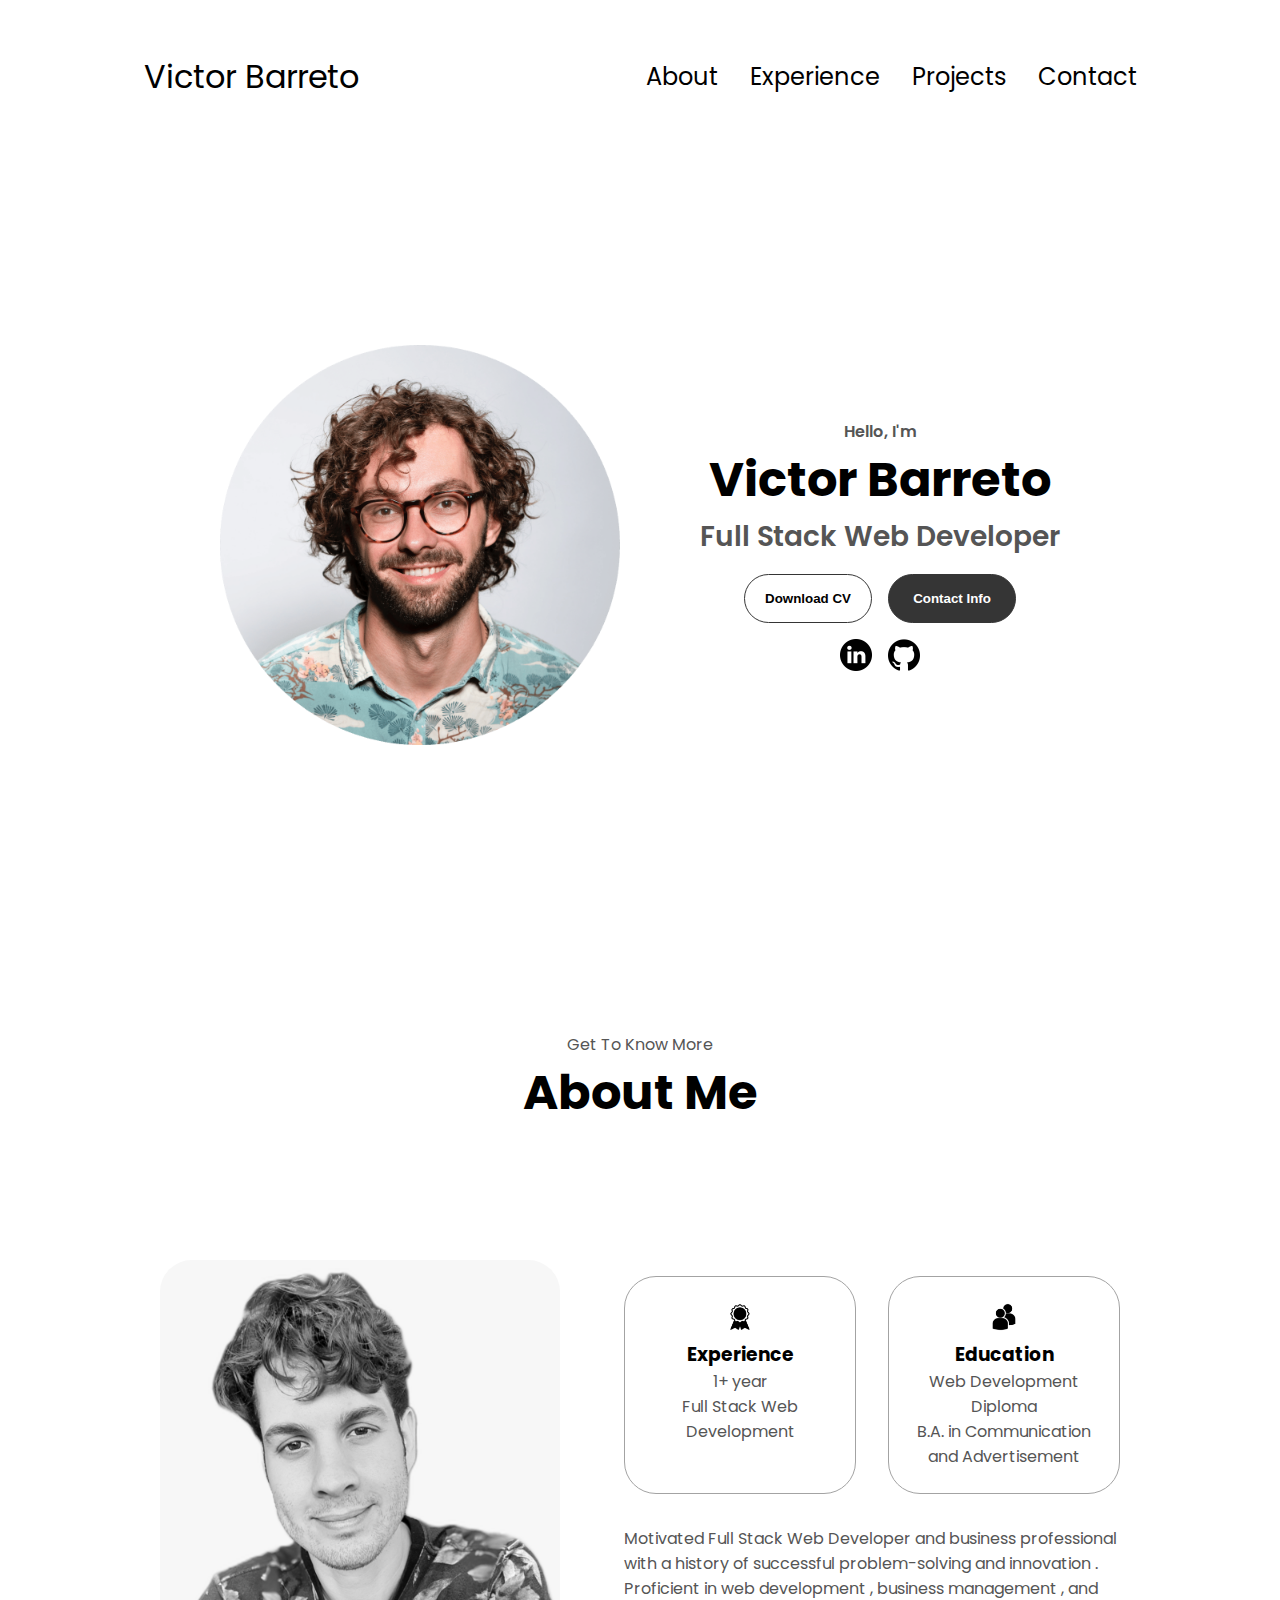
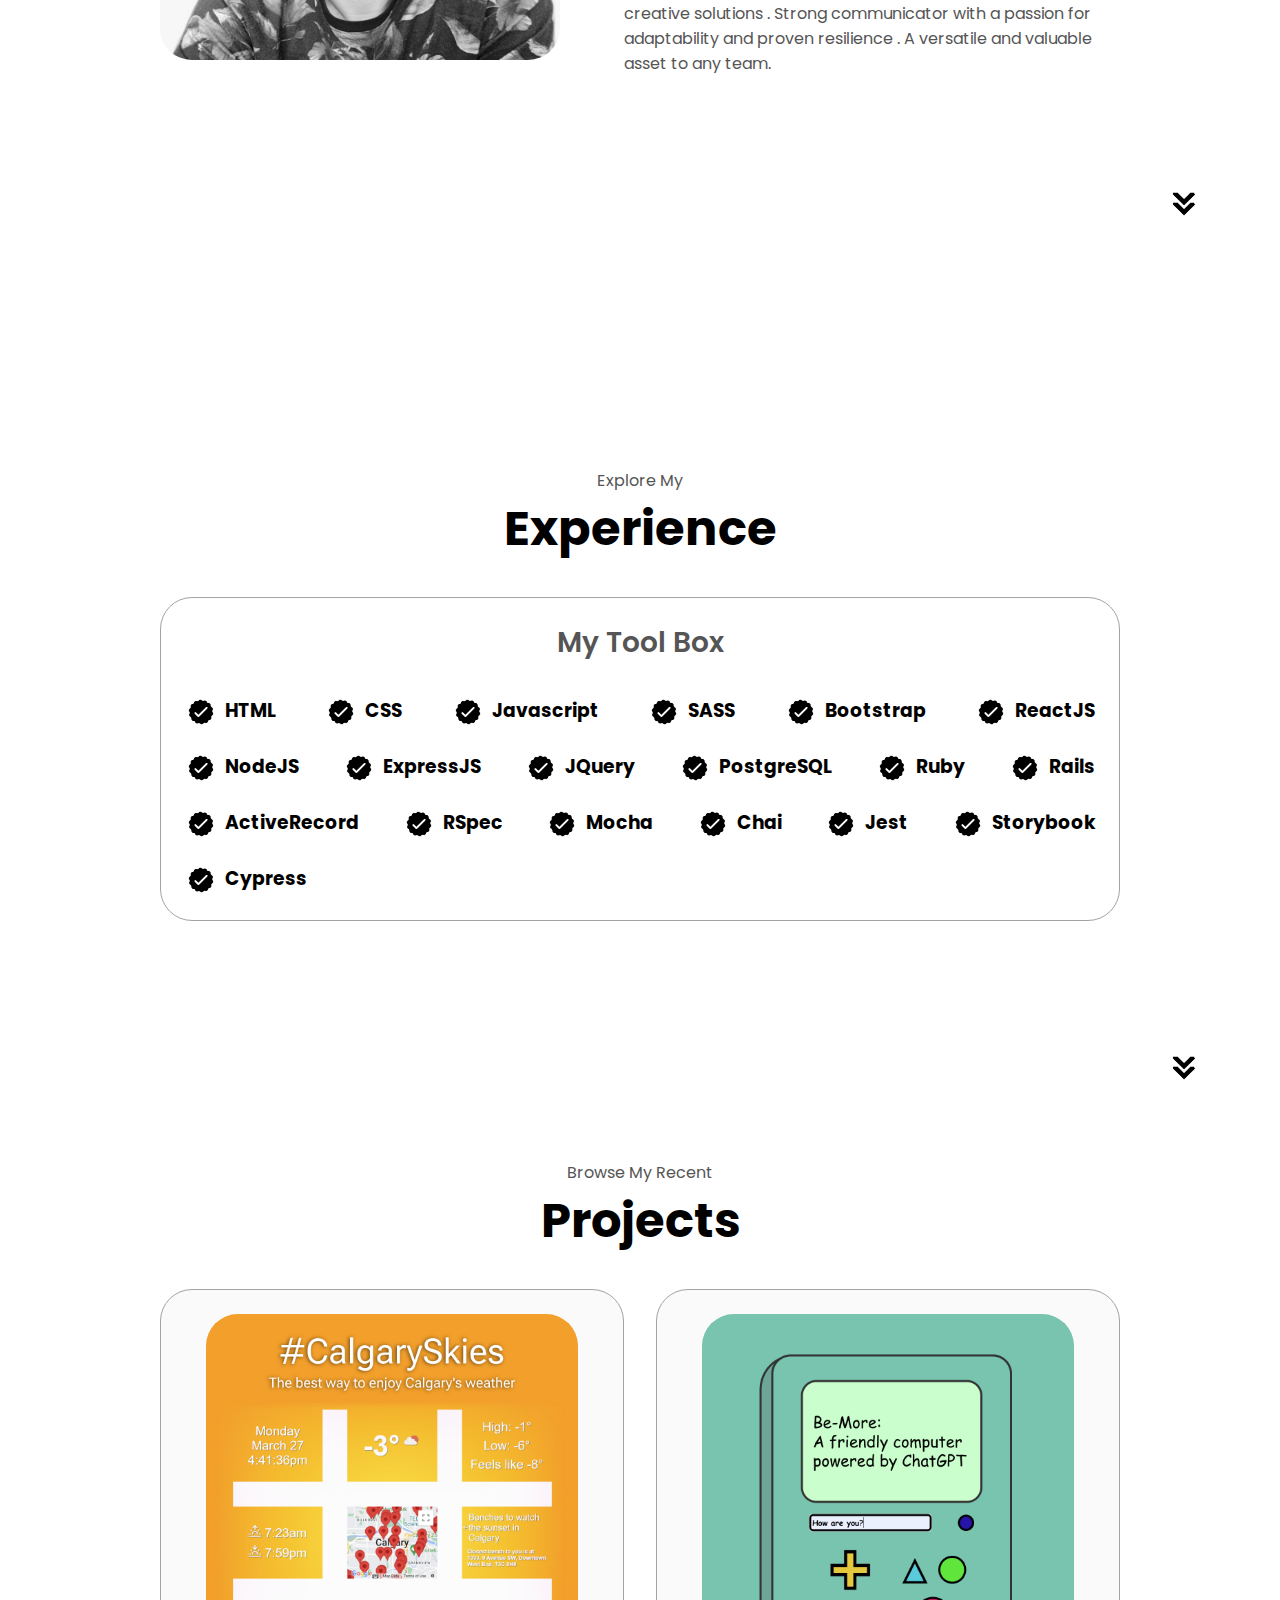
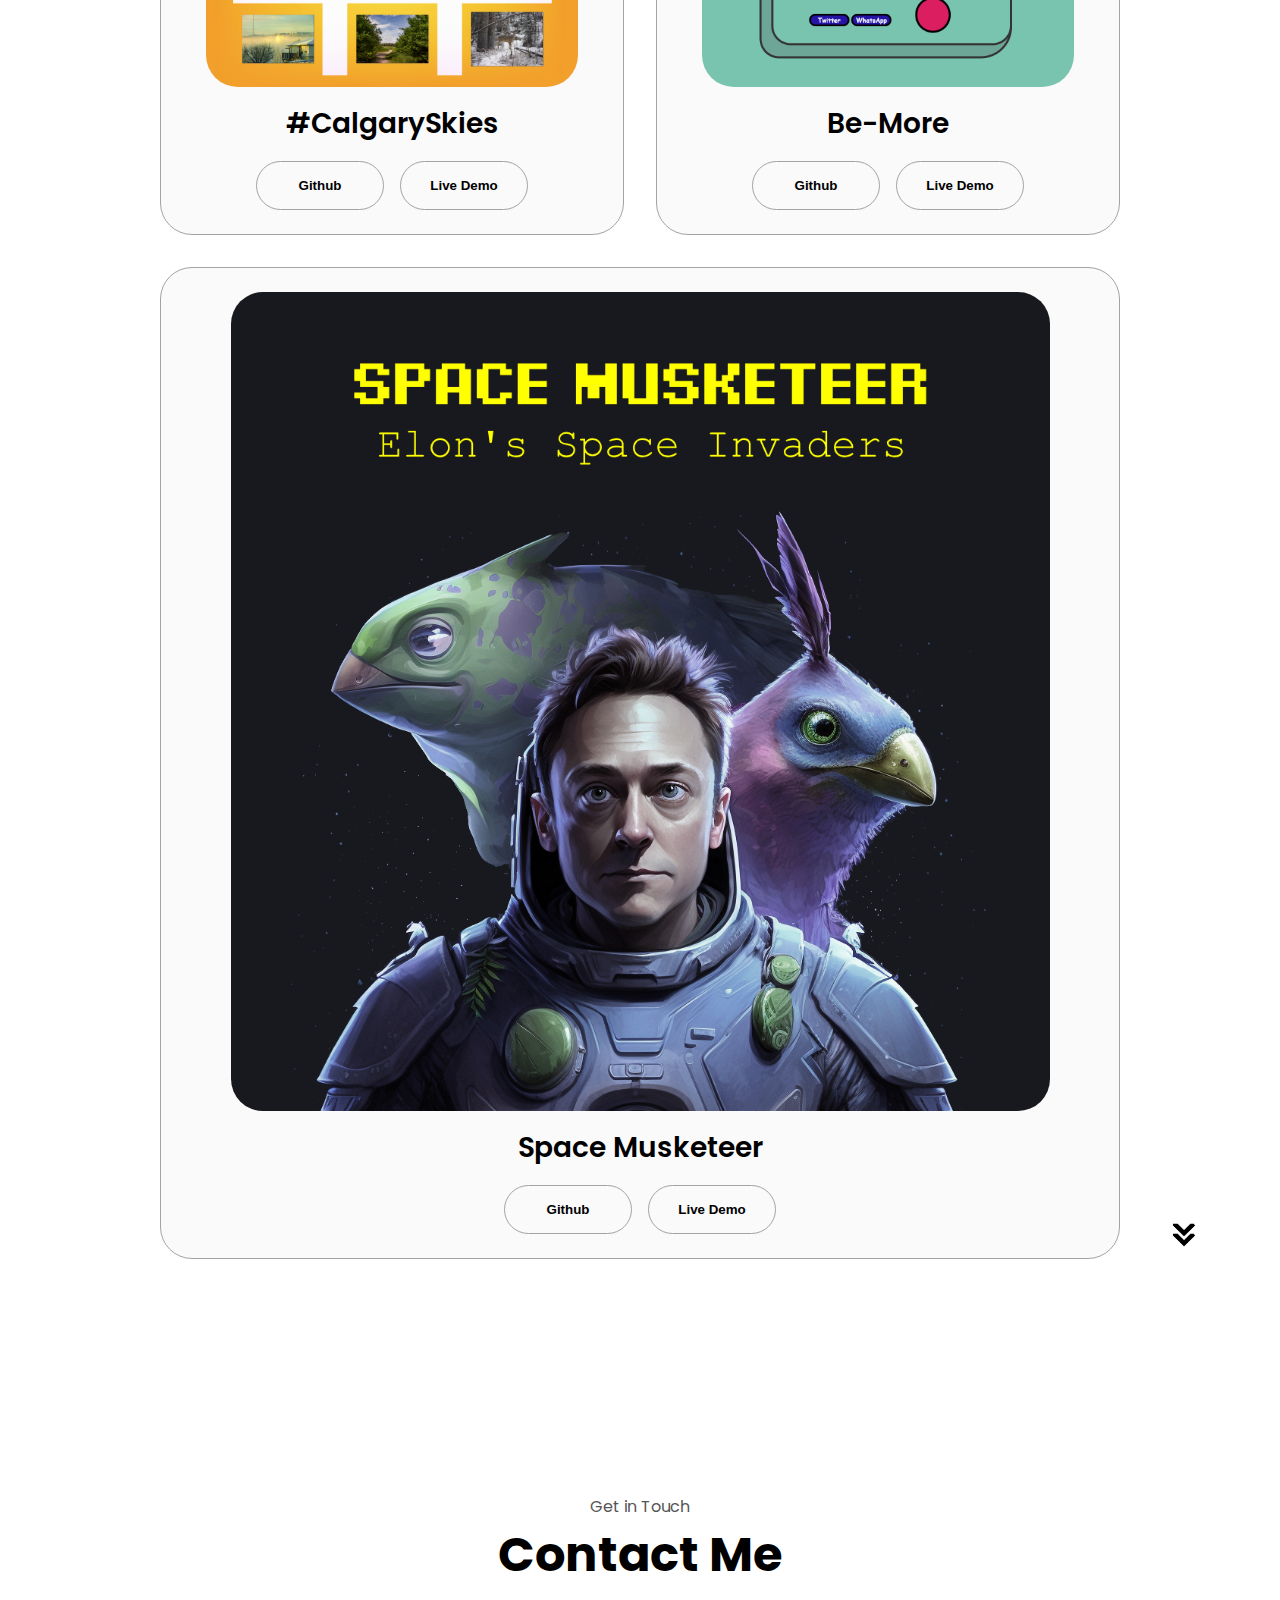
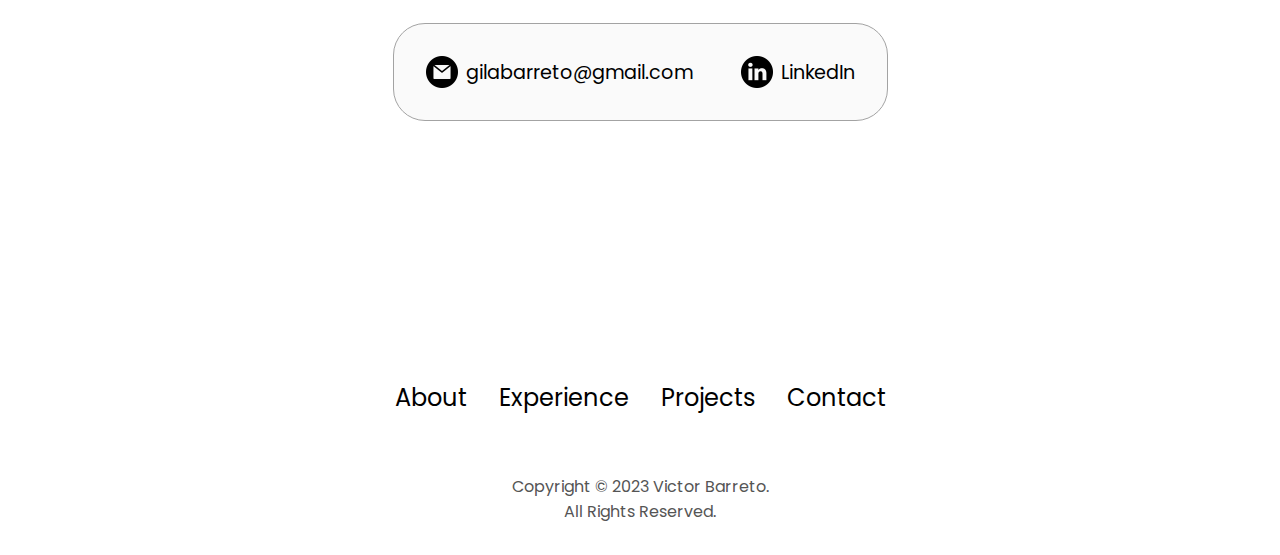
<file: index.html>
<!DOCTYPE html>
<html lang="en">
  <head>
    <meta charset="UTF-8" />
    <meta name="viewport" content="width=device-width, initial-scale=1.0" />
    <title>Victor's Portfolio</title>
    <link rel="stylesheet" href="style.css" />
    <link rel="stylesheet" href="mediaqueries.css" />
    <link rel="icon" type="image/x-icon" href="./assets/favicon.png">
  </head>
  <body>
    <nav id="desktop-nav">
      <div class="logo">Victor Barreto</div>
      <div>
        <ul class="nav-links">
          <li><a href="#about">About</a></li>
          <li><a href="#experience">Experience</a></li>
          <li><a href="#projects">Projects</a></li>
          <li><a href="#contact">Contact</a></li>
        </ul>
      </div>
    </nav>
    <nav id="hamburger-nav">
      <div class="logo">Victor Barreto</div>
      <div class="hamburger-menu">
        <div class="hamburger-icon" onclick="toggleMenu()">
          <span></span>
          <span></span>
          <span></span>
        </div>
        <div class="menu-links">
          <li><a href="#about" onclick="toggleMenu()">About</a></li>
          <li><a href="#experience" onclick="toggleMenu()">Experience</a></li>
          <li><a href="#projects" onclick="toggleMenu()">Projects</a></li>
          <li><a href="#contact" onclick="toggleMenu()">Contact</a></li>
        </div>
      </div>
    </nav>
    <section id="profile">
      <div class="section__pic-container">
        <img
          src="./assets/profile-pic.png"
          alt="Victor Barreto Profile Picture"
        />
      </div>
      <div class="section__text">
        <p class="section__text__p1">Hello, I'm</p>
        <h1 class="title">Victor Barreto</h1>
        <p class="section__text__p2">Full Stack Web Developer</p>
        <div class="btn-container">
          <button
            class="btn btn-color-2"
            onclick="window.open('./assets/Victor Barreto Web Dev Resume.pdf')"
          >
            Download CV
          </button>
          <button class="btn btn-color-1" onclick="location.href='./#contact'">
            Contact Info
          </button>
        </div>
        <div id="socials-container">
          <img
            src="./assets/linkedin.png"
            alt="My LinkedIn Profile"
            class="icon"
            onclick="location.href='https://www.linkedin.com/in/victorgb/'"
          />
          <img
            src="./assets/github.png"
            alt="My Github Profile"
            class="icon"
            onclick="location.href='https://github.com/gilabarreto'"
          />
        </div>
      </div>
    </section>
    <section id="about">
      <p class="section__text__p1">Get To Know More</p>
      <h1 class="title">About Me</h1>
      <div class="section-container">
        <div class="section__pic-container">
          <img
            src="./assets/about-pic.png"
            alt="Profile Picture"
            class="about-pic"
          />
        </div>
        <div class="about-details-container">
          <div class="about-containers">
            <div class="details-container">
              <img
                src="./assets/experience.png"
                alt="Experience Icon"
                class="icon"
              />
              <h3>Experience</h3>
              <p>
                1+ year <br />
                Full Stack Web Development
              </p>
            </div>
            <div class="details-container">
              <img
                src="./assets/education.png"
                alt="Education Icon"
                class="icon"
              />
              <h3>Education</h3>
              <p>
                Web Development Diploma <br />
                B.A. in Communication and Advertisement
              </p>
            </div>
          </div>
          <div class="text-container">
            <p>
              Motivated Full Stack Web Developer and business professional with
              a history of successful problem-solving and innovation .
              Proficient in web development , business management , and creative
              solutions . Strong communicator with a passion for adaptability
              and proven resilience . A versatile and valuable asset to any
              team.
            </p>
          </div>
        </div>
      </div>
      <img
        src="./assets/arrow.png"
        alt="Arrow Icon"
        class="icon arrow"
        onclick="location.href='./#experience'"
      />
    </section>
    <section id="experience">
      <p class="section__text__p1">Explore My</p>
      <h1 class="title">Experience</h1>
      <div class="experience-details-container">
        <div class="about-containers">
          <div class="details-container">
            <h2 class="experience-sub-title">My Tool Box</h2>
            <div class="article-container">
              <article>
                <img
                  src="./assets/checkmark.png"
                  alt="Experience Icon"
                  class="icon"
                />
                <div>
                  <h3>HTML</h3>
                </div>
              </article>
              <article>
                <img
                  src="./assets/checkmark.png"
                  alt="Experience Icon"
                  class="icon"
                />
                <div>
                  <h3>CSS</h3>
                </div>
              </article>
              <article>
                <img
                  src="./assets/checkmark.png"
                  alt="Experience Icon"
                  class="icon"
                />
                <div>
                  <h3>Javascript</h3>
                </div>
              </article>
              <article>
                <img
                  src="./assets/checkmark.png"
                  alt="Experience Icon"
                  class="icon"
                />
                <div>
                  <h3>SASS</h3>
                </div>
              </article>
              <article>
                <img
                  src="./assets/checkmark.png"
                  alt="Experience Icon"
                  class="icon"
                />
                <div>
                  <h3>Bootstrap</h3>
                </div>
              </article>
              <article>
                <img
                  src="./assets/checkmark.png"
                  alt="Experience Icon"
                  class="icon"
                />
                <div>
                  <h3>ReactJS</h3>
                </div>
              </article>
              <article>
                <img
                  src="./assets/checkmark.png"
                  alt="Experience Icon"
                  class="icon"
                />
                <div>
                  <h3>NodeJS</h3>
                </div>
              </article>
              <article>
                <img
                  src="./assets/checkmark.png"
                  alt="Experience Icon"
                  class="icon"
                />
                <div>
                  <h3>ExpressJS</h3>
                </div>
              </article>
              <article>
                <img
                  src="./assets/checkmark.png"
                  alt="Experience Icon"
                  class="icon"
                />
                <div>
                  <h3>JQuery</h3>
                </div>
              </article>
              <article>
                <img
                  src="./assets/checkmark.png"
                  alt="Experience Icon"
                  class="icon"
                />
                <div>
                  <h3>PostgreSQL</h3>
                </div>
              </article>
              <article>
                <img
                  src="./assets/checkmark.png"
                  alt="Experience Icon"
                  class="icon"
                />
                <div>
                  <h3>Ruby</h3>
                </div>
              </article>
              <article>
                <img
                  src="./assets/checkmark.png"
                  alt="Experience Icon"
                  class="icon"
                />
                <div>
                  <h3>Rails</h3>
                </div>
              </article>
              <article>
                <img
                  src="./assets/checkmark.png"
                  alt="Experience Icon"
                  class="icon"
                />
                <div>
                  <h3>ActiveRecord</h3>
                </div>
              </article>
              <article>
                <img
                  src="./assets/checkmark.png"
                  alt="Experience Icon"
                  class="icon"
                />
                <div>
                  <h3>RSpec</h3>
                </div>
              </article>
              <article>
                <img
                  src="./assets/checkmark.png"
                  alt="Experience Icon"
                  class="icon"
                />
                <div>
                  <h3>Mocha</h3>
                </div>
              </article>
              <article>
                <img
                  src="./assets/checkmark.png"
                  alt="Experience Icon"
                  class="icon"
                />
                <div>
                  <h3>Chai</h3>
                </div>
              </article>
              <article>
                <img
                  src="./assets/checkmark.png"
                  alt="Experience Icon"
                  class="icon"
                />
                <div>
                  <h3>Jest</h3>
                </div>
              </article>
              <article>
                <img
                  src="./assets/checkmark.png"
                  alt="Experience Icon"
                  class="icon"
                />
                <div>
                  <h3>Storybook</h3>
                </div>
              </article>
              <article>
                <img
                  src="./assets/checkmark.png"
                  alt="Experience Icon"
                  class="icon"
                />
                <div>
                  <h3>Cypress</h3>
                </div>
              </article>
            </div>
          </div>
        </div>
      </div>
      <img
        src="./assets/arrow.png"
        alt="Arrow Icon"
        class="icon arrow"
        onclick="location.href='./#projects'"
      />
    </section>
    <section id="projects">
      <p class="section__text__p1">Browse My Recent</p>
      <h1 class="title">Projects</h1>
      <div class="experience-details-container">
        <div class="about-containers">
          <div class="details-container color-container">
            <div class="project-img-container">
              <img
                src="./assets/project-1.png"
                alt="Calgary Skies"
                class="project-img"
              />
            </div>
            <h2 class="experience-sub-title project-title">#CalgarySkies</h2>
            <div class="btn-container">
              <button
                class="btn btn-color-2 project-btn"
                onclick="location.href='https://github.com/gilabarreto/calgary-skies'"
              >
                Github
              </button>
              <button
                class="btn btn-color-2 project-btn"
                onclick="location.href='https://calgaryskies.onrender.com/'"
              >
                Live Demo
              </button>
            </div>
          </div>
          <div class="details-container color-container">
            <div class="project-img-container">
              <img
                src="./assets/project-2.png"
                alt="Be-More"
                class="project-img"
              />
            </div>
            <h2 class="experience-sub-title project-title">Be-More</h2>
            <div class="btn-container">
              <button
                class="btn btn-color-2 project-btn"
                onclick="location.href='https://github.com/gilabarreto/be-more'"
              >
                Github
              </button>
              <button
                class="btn btn-color-2 project-btn"
                onclick="location.href='https://gilabarreto.github.io/be-more/'"
              >
                Live Demo
              </button>
            </div>
          </div>
          <div class="details-container color-container">
            <div class="project-img-container">
              <img
                src="./assets/project-3.png"
                alt="Space Musketeer"
                class="project-img"
              />
            </div>
            <h2 class="experience-sub-title project-title">Space Musketeer</h2>
            <div class="btn-container">
              <button
                class="btn btn-color-2 project-btn"
                onclick="location.href='https://gilabarreto.github.io/space-musketeer/'"
              >
                Github
              </button>
              <button
                class="btn btn-color-2 project-btn"
                onclick="location.href='https://github.com/gilabarreto/space-musketeer'"
              >
                Live Demo
              </button>
            </div>
          </div>
        </div>
      </div>
      <img
        src="./assets/arrow.png"
        alt="Arrow Icon"
        class="icon arrow"
        onclick="location.href='./#contact'"
      />
    </section>
    <section id="contact">
      <p class="section__text__p1">Get in Touch</p>
      <h1 class="title">Contact Me</h1>
      <div class="contact-info-upper-container">
        <div class="contact-info-container">
          <img
            src="./assets/email.png"
            alt="Email Icon"
            class="icon contact-icon"
          />
          <p>
            <a href="mailto:gilabarreto@gmail.com">gilabarreto@gmail.com</a>
          </p>
        </div>
        <div class="contact-info-container">
          <img
            src="./assets/linkedin.png"
            alt="LinkedIn Icon"
            class="icon contact-icon"
          />
          <p><a href="https://www.linkedin.com/in/victorgb/">LinkedIn</a></p>
        </div>
      </div>
    </section>
    <footer>
      <nav>
        <div class="nav-links-container">
          <ul class="nav-links">
            <li><a href="#about">About</a></li>
            <li><a href="#experience">Experience</a></li>
            <li><a href="#projects">Projects</a></li>
            <li><a href="#contact">Contact</a></li>
          </ul>
        </div>
      </nav>
      <p>Copyright &#169; 2023 Victor Barreto. <br />All Rights Reserved.</p>
    </footer>
    <script src="script.js"></script>
  </body>
</html>
</file>
<file: style.css>
/* GENERAL */

@import url("https://fonts.googleapis.com/css2?family=Poppins:wght@300;400;500;600&display=swap");

* {
  margin: 0;
  padding: 0;
}

body {
  font-family: "Poppins", sans-serif;
}

html {
  scroll-behavior: smooth;
}

p {
  color: rgb(85, 85, 85);
}

/* TRANSTION */

a,
.btn {
  transition: all 300ms ease;
}

/* DESKTOP NAV */

nav,
.nav-links {
  display: flex;
}

nav {
  justify-content: space-around;
  align-items: center;
  height: 17vh;
}

.nav-links {
  gap: 2rem;
  list-style: none;
  font-size: 1.5rem;
}

a {
  color: black;
  text-decoration: none;
  text-decoration-color: white;
}

a:hover {
  color: grey;
  text-decoration: underline;
  text-underline-offset: 1rem;
  text-decoration-color: rgb(181, 181, 181);
}

.logo {
  font-size: 2rem;
}

.logo:hover {
  cursor: default;
}

/* HAMBURGER MENU */

#hamburger-nav {
  display: none;
}

.hamburger-menu {
  position: relative;
  display: inline-block;
}

.hamburger-icon {
  display: flex;
  flex-direction: column;
  justify-content: space-between;
  height: 24px;
  width: 30px;
  cursor: pointer;
}

.hamburger-icon span {
  width: 100%;
  height: 2px;
  background-color: black;
  transition: all 0.3 ease-in-out;
}

.menu-links {
  position: absolute;
  top: 100%;
  right: 0%;
  background-color: white;
  width: fit-content;
  max-height: 0;
  overflow: hidden;
  transition: all 0.3 ease-in-out;
}

.menu-links a {
  display: block;
  padding: 10px;
  text-align: center;
  font-size: 1.5rem;
  color: black;
  text-decoration: none;
  transition: all 0.3 ease-in-out;
}

.menu-links li {
  list-style: none;
}

.menu-links.open {
  max-height: 300px;
}

.hamburger-icon.open span:first-child {
  transform: rotate(45deg) translate(10px, 5px);
}

.hamburger-icon.open span:nth-child(2) {
  opacity: 0;
}

.hamburger-icon.open span:last-child {
  transform: rotate(-45deg) translate(10px, -5px);
}

.hamburger-icon span:first-child {
  transform: none;
}
.hamburger-icon span:first-child {
  opacity: 1;
}
.hamburger-icon span:first-child {
  transform: none;
}

/*  SECTIONS */

section {
  padding-top: 4vh;
  height: 96vh;
  margin: 0 10rem;
  box-sizing: border-box;
  min-height: fit-content;
}

.section-container {
  display: flex;
}

/*  PROFILE SECTION */

#profile {
  display: flex;
  justify-content: center;
  gap: 5rem;
  height: 80vh;
}

.section__pic-container {
  display: flex;
  height: 400px;
  width: 400px;
  margin: auto 0;
}

.section__text {
  align-self: center;
  text-align: center;
}

.section__text p {
  font-weight: 600;
}

.section__text__p1 {
  text-align: center;
}

.section__text__p2 {
  font-size: 1.75rem;
  margin-bottom: 1rem;
}

.title {
  font-size: 3rem;
  text-align: center;
}

#socials-container {
  display: flex;
  justify-content: center;
  margin-top: 1rem;
  gap: 1rem;
}

/*  ICONS */

.icon {
  cursor: pointer;
  height: 2rem;
}

/* BUTTONS */

.btn-container {
  display: flex;
  justify-content: center;
  gap: 1rem;
}

.btn {
  font-weight: 600;
  transition: all 300ms ease;
  padding: 1rem;
  width: 8rem;
  border-radius: 2rem;
}

.btn-color-1,
.btn-color-2 {
  border: rgb(53, 53, 53) 0.1rem solid;
}

.btn-color-1:hover,
.btn-color-2:hover {
  cursor: pointer;
}

.btn-color-1,
.btn-color-2:hover {
  background: rgb(53, 53, 53);
  color: white;
}

.btn-color-1:hover {
  background: rgb(0, 0, 0);
}

.btn-color-2 {
  background: none;
}

.btn-color-2:hover {
  border: rgb(255, 255, 255) 0.1rem solid;
}

.btn-container {
  gap: 1rem;
}

/* ABOUT SECTION */

#about {
  position: relative;
}

.about-containers {
  gap: 2rem;
  margin-bottom: 2rem;
  margin-top: 2rem;
}

.about-details-container {
  justify-content: center;
  flex-direction: column;
}

.about-containers,
.about-details-container {
  display: flex;
}

.about-pic {
  border-radius: 2rem;
}

.arrow {
  position: absolute;
  right: -5rem;
  bottom: 2.5rem;
}

.details-container {
  padding: 1.5rem;
  flex: 1;
  background: white;
  border-radius: 2rem;
  border: rgb(53, 53, 53) 0.1rem solid;
  border-color: rgb(163, 163, 163);
  text-align: center;
}

.section-container {
  gap: 4rem;
  height: 80%;
}

.section__pic-container {
  height: 400px;
  width: 400px;
  margin: auto 0;
}

/* EXPERIENCE SECTION */

#experience {
  position: relative;
  display: flex;
  justify-content: center;
  flex-direction: column;
}

.experience-sub-title {
  color: rgb(85, 85, 85);
  font-weight: 600;
  font-size: 1.75rem;
  margin-bottom: 2rem;
}

.experience-details-container {
  display: flex;
  justify-content: center;
  flex-direction: column;
}

.article-container {
  display: flex;
  text-align: initial;
  flex-wrap: wrap;
  flex-direction: row;
  gap: 1.5rem;
  justify-content: space-between;
}

article {
  display: flex;
  justify-content: space-between;
  gap: 0.5rem;
}

article .icon {
  cursor: default;
}

/* PROJECTS SECTION */

#projects {
  position: relative;
}

.color-container {
  border-color: rgb(163, 163, 163);
  background: rgb(250, 250, 250);
}

.project-img {
  border-radius: 2rem;
  width: 90%;
  height: 90%;
}

.project-img-container {
  display: flex;
  text-align: initial;
  flex-wrap: wrap;
  flex-direction: row;
  gap: 1.5rem;
  justify-content: space-around;
}

.project-title {
  margin: 1rem;
  color: black;
}

.project-btn {
  color: black;
  border-color: rgb(163, 163, 163);
}

/* CONTACT SECTION */

#contact {
  display: flex;
  justify-content: center;
  flex-direction: column;
  height: 70vh;
}

.contact-info-upper-container {
  display: flex;
  justify-content: center;
  border-radius: 2rem;
  border: rgb(53, 53, 53) 0.1rem solid;
  border-color: rgb(163, 163, 163);
  background: rgb(250, 250, 250);
  margin: 2rem auto;
  padding: 0.5rem;
}

.contact-info-container {
  display: flex;
  align-items: center;
  justify-content: center;
  gap: 0.5rem;
  margin: 1rem;
  padding: 0.5rem;
}

.contact-info-container {
  font-size: larger;
}

.contact-icon {
  cursor: default;
  height: 2rem;
}

/* FOOTER SECTION */

footer {
  height: 26vh;
  margin: 0 1rem;
}

footer p {
  text-align: center;
}
</file>
<file: mediaqueries.css>
@media screen and (max-width: 1400px) {
  #profile {
    height: 83vh;
    margin-bottom: 6rem;
  }
  .about-containers {
    flex-wrap: wrap;
  }
}

@media screen and (max-width: 1200px) {
  #desktop-nav {
    display: none;
  }
  #hamburger-nav {
    display: flex;
  }
  #experience,
  .experience-details-container {
    margin-top: 2rem;
  }
  #profile,
  .section-container {
    display: block;
  }
  .arrow {
    display: none;
  }
  section,
  .section-container {
    height: fit-content;
  }
  section {
    margin: 0 5%;
  }
  .section__pic-container {
    width: 275px;
    height: 275px;
    margin: 0 auto 2rem;
  }
  .about-containers {
    margin-top: 0;
  }
}

@media screen and (max-width: 600px) {
  #contact,
  footer {
    height: 40vh;
  }
  #profile {
    height: 83vh;
    margin-bottom: 0;
  }
  article {
    font-size: 1rem;
  }
  footer nav {
    height: fit-content;
    margin-bottom: 2rem;
  }
  .about-containers,
  .contact-info-upper-container,
  .btn-container {
    flex-wrap: wrap;
  }
  .contact-info-container {
    margin: 0;
  }
  .contact-info-container p,
  .nav-links li a {
    font-size: 1rem;
  }
  .experience-sub-title {
    font-size: 1.25rem;
  }
  .logo {
    font-size: 1.5rem;
  }
  .nav-links {
    flex-direction: column;
    gap: 0.5rem;
    text-align: center;
  }
  .section__pic-container {
    width: auto;
    height: 46vw;
    justify-content: center;
  }
  .section__text__p2 {
    font-size: 1.25rem;
  }
  .title {
    font-size: 2rem;
  }
  .text-container {
    text-align: justify;
  }
}
</file>
